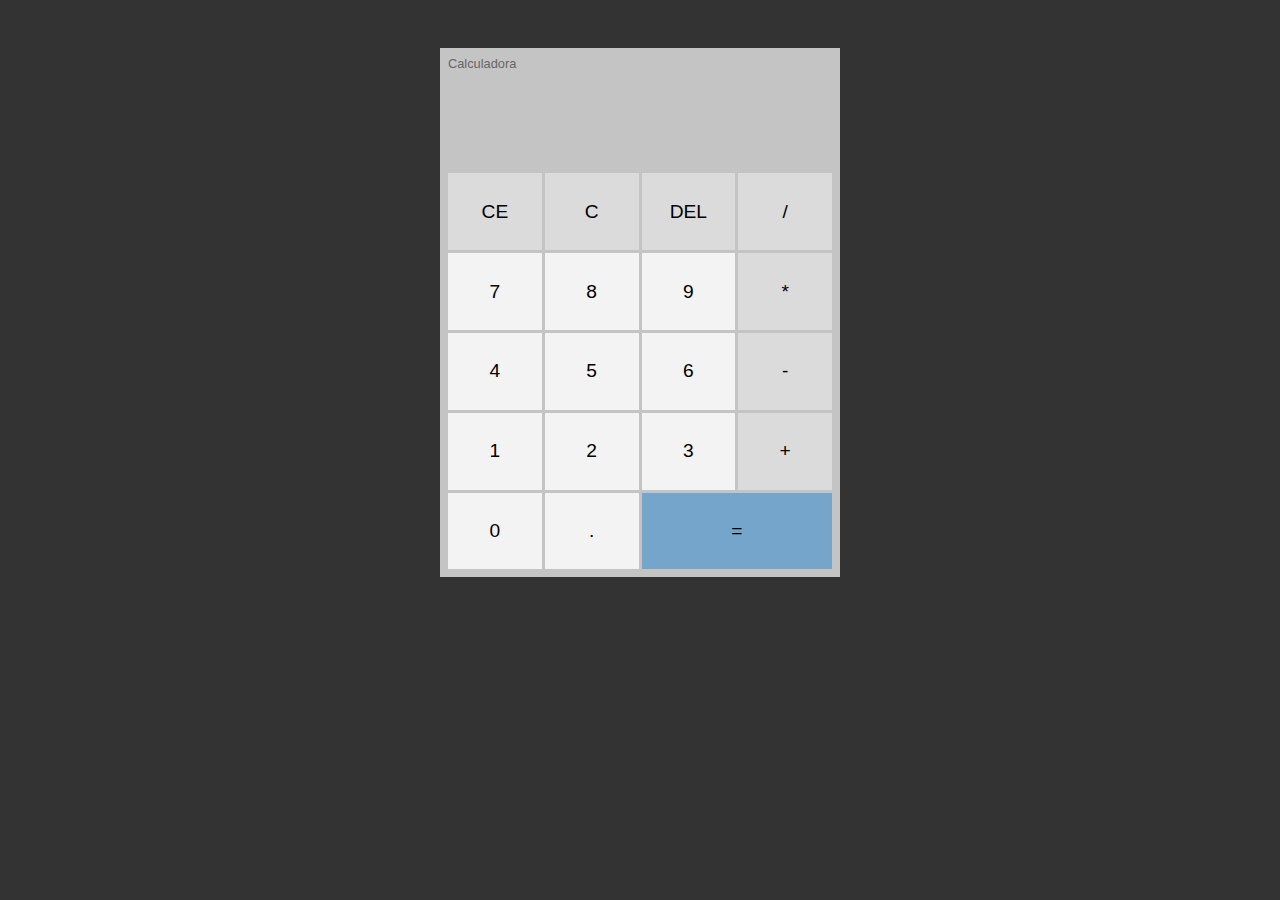
<file: Calculadora/index.html>
<!DOCTYPE html>
<html lang="pt-BR">

<head>
    <meta charset="UTF-8">
    <meta http-equiv="X-UA-Compatible" content="IE=edge">
    <meta name="viewport" content="width=device-width, initial-scale=1.0">
    <title>JS Calc</title>
    <link rel="stylesheet" href="css/styles.css" />
    <script src="js/scripts.js" defer></script>
</head>

<body>
    <div id="calc">
        <h3>Calculadora</h3>
        <div id="operations">
            <div id="previous-operation"></div>
            <div id="current-operation"></div>
        </div>
        <div id="buttons-container">
            <button>CE</button>
            <button>C</button>
            <button>DEL</button>
            <button>/</button>
            <button class="number">7</button>
            <button class="number">8</button>
            <button class="number">9</button>
            <button>*</button>
            <button class="number">4</button>
            <button class="number">5</button>
            <button class="number">6</button>
            <button>-</button>
            <button class="number">1</button>
            <button class="number">2</button>
            <button class="number">3</button>
            <button>+</button>
            <button class="number">0</button>
            <button class="number">.</button>
            <button id="equal-btn">=</button>
        </div>
    </div>
</body>
</html>
</file>
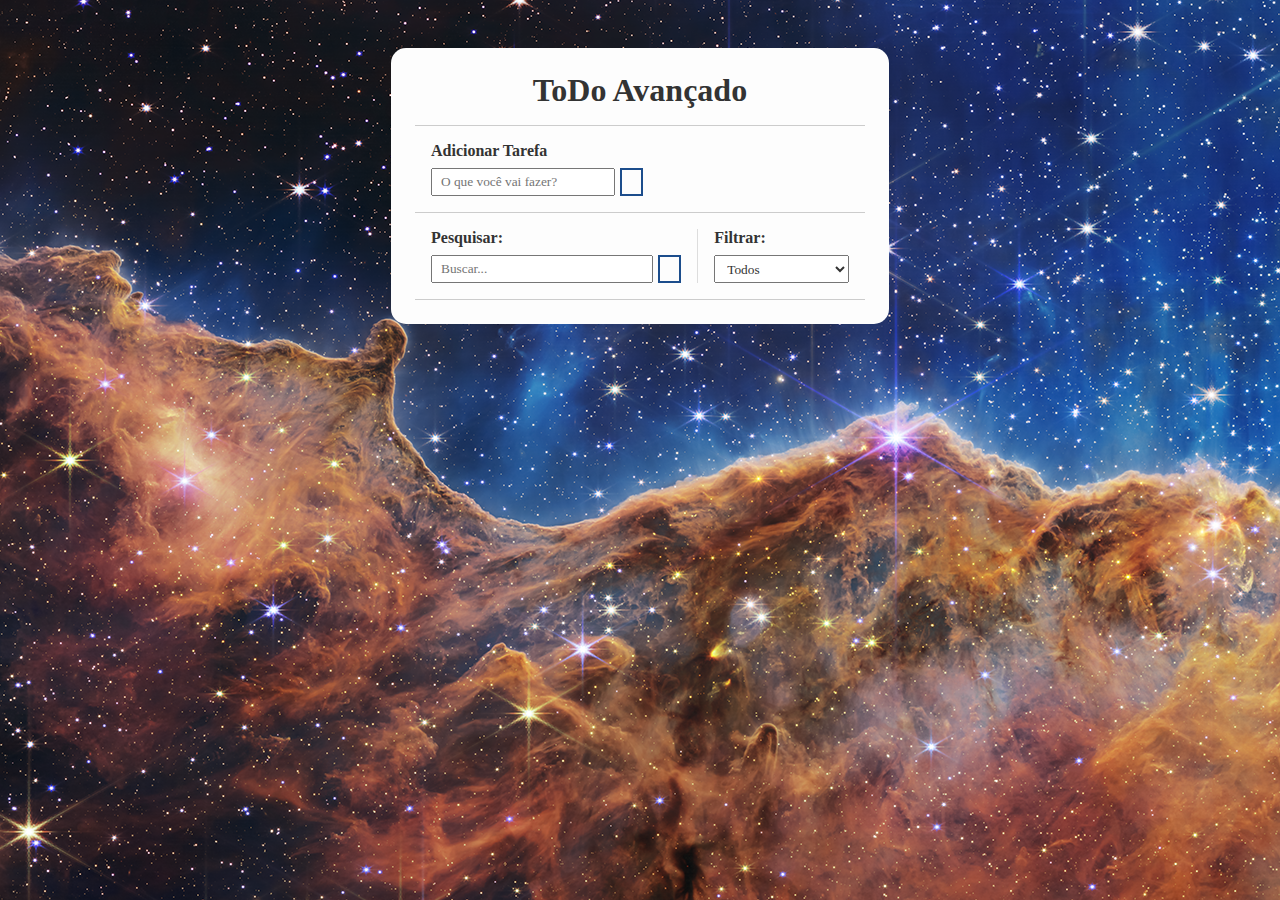
<file: ToDo/index.html>
<!DOCTYPE html>
<html lang="pt-br">

<head>
    <meta charset="UTF-8">
    <meta http-equiv="X-UA-Compatible" content="IE=edge">
    <meta name="viewport" content="width=device-width, initial-scale=1.0">
    <title>ToDo List</title>
    <link rel="stylesheet" href="./css/style.css">
    <link rel="shortcut icon" href="./img/favicon.ico" type="image/x-icon">
    <link rel="stylesheet" href="https://cdnjs.cloudflare.com/ajax/libs/font-awesome/6.1.2/css/all.min.css"
        integrity="sha512-1sCRPdkRXhBV2PBLUdRb4tMg1w2YPf37qatUFeS7zlBy7jJI8Lf4VHwWfZZfpXtYSLy85pkm9GaYVYMfw5BC1A=="
        crossorigin="anonymous" referrerpolicy="no-referrer" />
    <script src="./js/script.js" defer></script>
</head>

<body>

    <div class="todo-container">
        <header>
            <h1>ToDo Avançado</h1>
        </header>
        <form id="todo-form">
            <p>Adicionar Tarefa</p>
            <div class="form-control">
                <input type="text" id="todo-input" placeholder="O que você vai fazer?" />
                <button type="submit">
                    <i class="fa-thin fa-plus"></i>
                </button>
            </div>
        </form>
        <form id="edit-form" class="hide">
            <p>Editar Tarefa</p>
            <div class="form-control">
                <input type="text" id="edit-input" />
                <button type="submit">
                    <i class="fa-solid fa-check-double"></i>
                </button>
            </div>
            <button id="cancel-edit-btn">Cancelar</button>
        </form>
        <div id="toolbar">
            <div id="search">
                <h4>Pesquisar:</h4>
                <form>
                    <input type="text" id="search-input" placeholder="Buscar..." />
                    <button id="erase-button">
                        <i class="fa-solid fa-delete-left"></i>
                    </button>
                </form>
            </div>
            <div id="filter">
                <h4>Filtrar:</h4>
                <select id="filter-select">
                    <option value="all">Todos</option>
                    <option value="done">Feitos</option>
                    <option value="todo">A fazer</option>
                </select>
            </div>
        </div>
        <div id="todo-list">
            <!-- <div class="todo">
                <h3>teste</h3>
                <button class="finish-todo">
                    <i class="fa-solid fa-check"></i>
                </button>
                <button class="edit-todo">
                    <i class="fa-solid fa-pen"></i>
                </button>
                <button class="remove-todo">
                    <i class="fa-solid fa-xmark"></i>
                </button>
            </div> -->
        </div>
    </div>

</body>

</html>
</file>
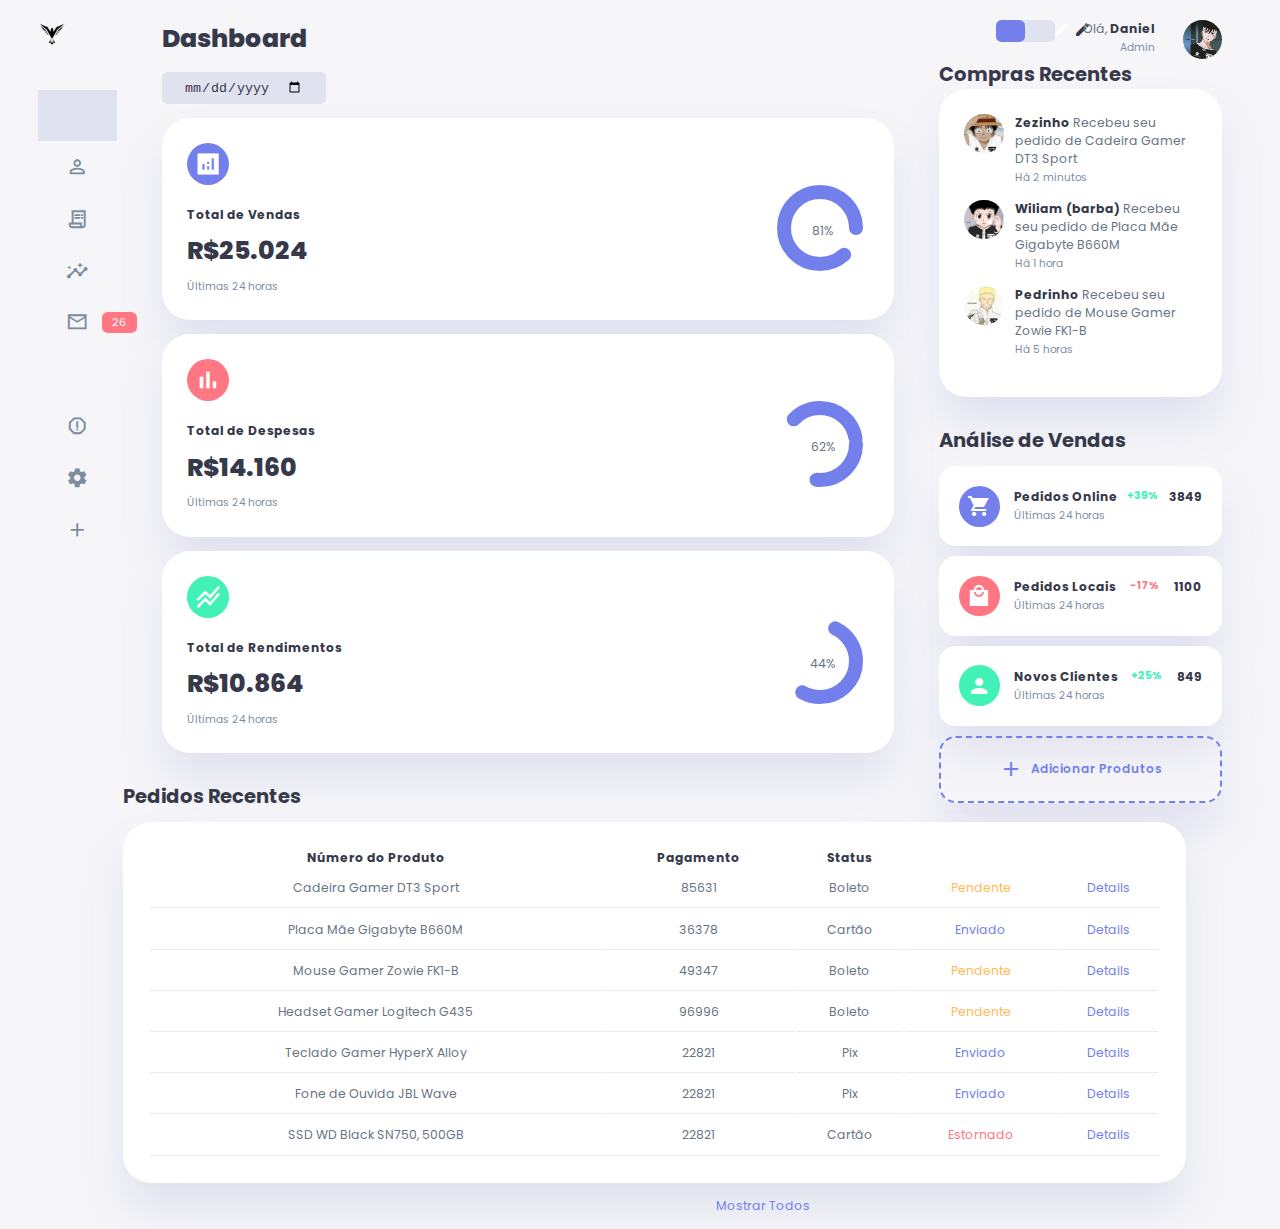
<file: DesenvolvimentoWeb/DashboardResponsivoWithDarkMode/index.html>
<!DOCTYPE html>
<html lang="pt-br">

<head>
    <meta charset="UTF-8">
    <meta http-equiv="X-UA-Compatible" content="IE=edge">
    <meta name="viewport" content="width=device-width, initial-scale=1.0">
    <title>FNX - Dasboard</title>
    <link rel="shortcut icon" href="img/logo.png" type="image/x-icon">
    <link rel="stylesheet" href="css/style.css">
    <link href="https://fonts.googleapis.com/icon?family=Material+Icons+Sharp" rel="stylesheet">
</head>

<body>
    <div class="container">
        <aside>
            <div class="top">
                <div class="logo">
                    <img src="img/logo.png" alt="Logo">
                    <h2>FE<span class="danger">NIX</span></h2>
                    <div class="close" id="close-btn">
                        <span class="material-icons-sharp">close</span>
                    </div>
                </div>
            </div>
            <div class="sidebar">
                <a href="#" class="active">
                    <span class="material-icons-sharp">grid_view</span>
                    <h3>Dashboard</h3>
                </a>
                <a href="#">
                    <span class="material-icons-sharp">person_outline</span>
                    <h3>Clientes</h3>
                </a>
                <a href="#">
                    <span class="material-icons-sharp">receipt_long</span>
                    <h3>Pedidos</h3>
                </a>
                <a href="#">
                    <span class="material-icons-sharp">insights</span>
                    <h3>Relatório</h3>
                </a>
                <a href="#">
                    <span class="material-icons-sharp">mail_outline</span>
                    <h3>Mensagens</h3>
                    <span class="message-count">26</span>
                </a>
                <a href="#">
                    <span class="material-icons-sharp">inventory</span>
                    <h3>Produtos</h3>
                </a>
                <a href="#">
                    <span class="material-icons-sharp">report_gmailerrorred</span>
                    <h3>Reportar</h3>
                </a>
                <a href="#">
                    <span class="material-icons-sharp">settings</span>
                    <h3>Configurações</h3>
                </a>
                <a href="#">
                    <span class="material-icons-sharp">add</span>
                    <h3>Adicionar Produto</h3>
                </a>
                <a href="#">
                    <span class="material-icons-sharp">logout</span>
                    <h3>Sair</h3>
                </a>
            </div>
        </aside>
        <main>
            <h1>Dashboard</h1>
            <div class="date">
                <input type="date">
            </div>
            <div class="insights">
                <div class="sales">
                    <span class="material-icons-sharp">analytics</span>
                    <div class="middle">
                        <div class="left">
                            <h3>Total de Vendas</h3>
                            <h1>R$25.024</h1>
                        </div>
                        <div class="progress">
                            <svg>
                                <circle cx='38' cy='38' r='36'></circle>
                            </svg>
                            <div class="number">
                                <p>81%</p>
                            </div>
                        </div>
                    </div>
                    <small class="text-muted">Últimas 24 horas</small>
                </div>
                <div class="expenses">
                    <span class="material-icons-sharp">bar_chart</span>
                    <div class="middle">
                        <div class="left">
                            <h3>Total de Despesas</h3>
                            <h1>R$14.160</h1>
                        </div>
                        <div class="progress">
                            <svg>
                                <circle cx='38' cy='38' r='36'></circle>
                            </svg>
                            <div class="number">
                                <p>62%</p>
                            </div>
                        </div>
                    </div>
                    <small class="text-muted">Últimas 24 horas</small>
                </div>
                <div class="income">
                    <span class="material-icons-sharp">stacked_line_chart</span>
                    <div class="middle">
                        <div class="left">
                            <h3>Total de Rendimentos</h3>
                            <h1>R$10.864</h1>
                        </div>
                        <div class="progress">
                            <svg>
                                <circle cx='38' cy='38' r='36'></circle>
                            </svg>
                            <div class="number">
                                <p>44%</p>
                            </div>
                        </div>
                    </div>
                    <small class="text-muted">Últimas 24 horas</small>
                </div>
            </div>
            <div class="recent-orders">
                <h2>Pedidos Recentes</h2>
                <table>
                    <thead>
                        <tr>
                            <th>Nome do Produto</th>
                            <th>Número do Produto</th>
                            <th>Pagamento</th>
                            <th>Status</th>
                            <th></th>
                        </tr>
                    </thead>
                    <tbody>
                </table>
                <a href="#">Mostrar Todos</a>
            </div>
        </main>
        <div class="right">
            <div class="top">
                <button id="menu-btn">
                    <span class="material-icons-sharp">menu</span>
                </button>
                <div class="theme-toggler">
                    <span class="material-icons-sharp active">light_mode</span>
                    <span class="material-icons-sharp">dark_mode</span>
                </div>
                <div class="profile">
                    <div class="info">
                        <p>Olá, <b>Daniel</b></p>
                        <small class="text-muted">Admin</small>
                    </div>
                    <div class="profile-photo">
                        <img src="img/profile_1.jpg">
                    </div>
                </div>
            </div>
            <div class="recent-update">
                <h2>Compras Recentes</h2>
                <div class="updates">
                    <div class="update">
                        <div class="profile-photo">
                            <img src="img/profile_2.jpg">
                        </div>
                        <div class="message">
                            <p><b>Zezinho</b> Recebeu seu pedido de Cadeira Gamer DT3 Sport</p>
                            <small class="text-muted">Há 2 minutos</small>
                        </div>
                    </div>
                    <div class="update">
                        <div class="profile-photo">
                            <img src="img/profile_3.jpg">
                        </div>
                        <div class="message">
                            <p><b>Wiliam (barba)</b> Recebeu seu pedido de Placa Mãe Gigabyte B660M</p>
                            <small class="text-muted">Há 1 hora</small>
                        </div>
                    </div>
                    <div class="update">
                        <div class="profile-photo">
                            <img src="img/profile_4.jpg">
                        </div>
                        <div class="message">
                            <p><b>Pedrinho</b> Recebeu seu pedido de Mouse Gamer Zowie FK1-B</p>
                            <small class="text-muted">Há 5 horas</small>
                        </div>
                    </div>
                </div>
            </div>
            <div class="sales-analytics">
                <h2>Análise de Vendas</h2>
                <div class="item online">
                    <div class="icon">
                        <span class="material-icons-sharp">shopping_cart</span>
                    </div>
                    <div class="right">
                        <div class="info">
                            <h3>Pedidos Online</h3>
                            <small class="text-muted">Últimas 24 horas</small>
                        </div>
                        <h5 class="success">+39%</h5>
                        <h3>3849</h3>
                    </div>
                </div>
                <div class="item offline">
                    <div class="icon">
                        <span class="material-icons-sharp">local_mall</span>
                    </div>
                    <div class="right">
                        <div class="info">
                            <h3>Pedidos Locais</h3>
                            <small class="text-muted">Últimas 24 horas</small>
                        </div>
                        <h5 class="danger">-17%</h5>
                        <h3>1100</h3>
                    </div>
                </div>
                <div class="item customers">
                    <div class="icon">
                        <span class="material-icons-sharp">person</span>
                    </div>
                    <div class="right">
                        <div class="info">
                            <h3>Novos Clientes</h3>
                            <small class="text-muted">Últimas 24 horas</small>
                        </div>
                        <h5 class="success">+25%</h5>
                        <h3>849</h3>
                    </div>
                </div>
                <div class="item add-product">
                    <div>
                        <span class="material-icons-sharp">add</span>
                        <h3>Adicionar Produtos</h3>
                    </div>
                </div>
            </div>
        </div>
    </div>

    <script src="js/orders.js"></script>
    <script src="js/index.js"></script>
</body>

</html>
</file>
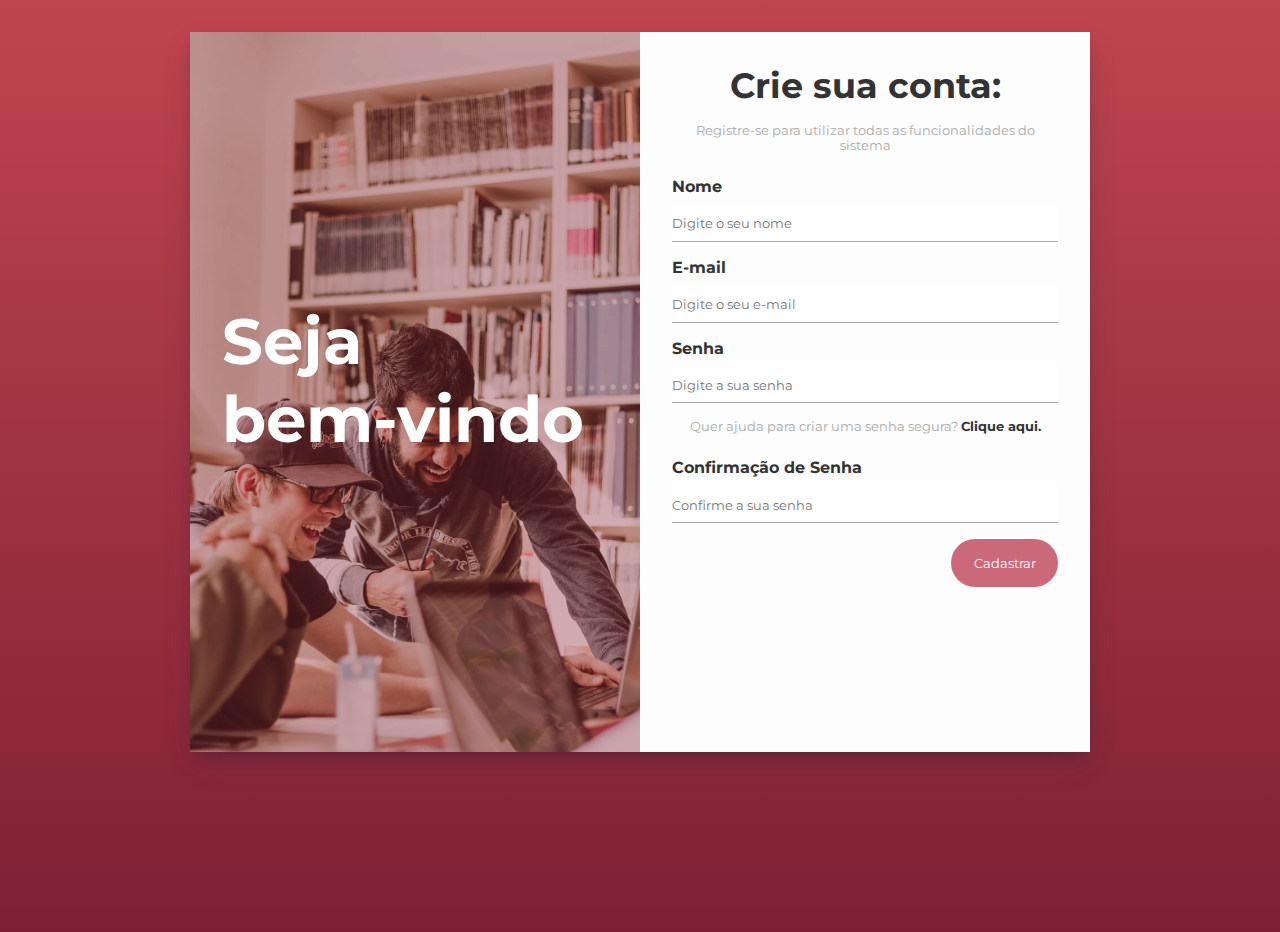
<file: DesenvolvimentoWeb/GeraCadastroComGeraSenha/index.html>
<!DOCTYPE html>
<html lang="pt-br">

<head>
    <meta charset="UTF-8">
    <meta http-equiv="X-UA-Compatible" content="IE=edge">
    <meta name="viewport" content="width=device-width, initial-scale=1.0">
    <title>Gerador de Senha</title>
    <link rel="preconnect" href="https://fonts.googleapis.com" />
    <link rel="preconnect" href="https://fonts.gstatic.com" crossorigin />
    <link href="https://fonts.googleapis.com/css2?family=Montserrat:ital,wght@0,100;0,200;0,300;0,400;0,500;0,600;0,700;0,800;0,900;1,100;1,200;1,300;1,400;1,500;1,600;1,700;1,800;1,900&family=Quicksand:wght@300;400;500;600;700&family=Roboto:ital,wght@0,100;0,300;0,400;0,500;0,700;0,900;1,100;1,300;1,400;1,500;1,700;1,900&display=swap" rel="stylesheet" />
    <link rel="shortcut icon" href="img/favicon.ico" type="image/x-icon">
    <link rel="stylesheet" href="css/style.css">
    <script src="js/script.js" defer></script>
</head>

<body>
    <div id="register-container">
        <div id="register-banner">
            <div id="banner-layer">
                <h1>Seja bem-vindo</h1>
            </div>
        </div>
        <div id="register-form">
            <h2>Crie sua conta:</h2>
            <p>Registre-se para utilizar todas as funcionalidades do sistema</p>
            <div class="form-control">
                <label for="name">Nome</label>
                <input type="text" name="name" id="name" placeholder="Digite o seu nome" />
            </div>
            <div class="form-control">
                <label for="email">E-mail</label>
                <input type="text" type="email" id="email" placeholder="Digite o seu e-mail" />
            </div>
            <div class="form-control">
                <label for="password">Senha</label>
                <input type="text" type="password" id="password" placeholder="Digite a sua senha" />
            </div>
            <p>
                Quer ajuda para criar uma senha segura?
                <span id="open-generate-password">Clique aqui.</span>
            </p>
            <div id="generate-options" class="hide">
                <p>Selecione as opções que você deseja</p>
                <div class="form-control">
                    <label for="length">Quantidade de caracteres:</label>
                    <input type="text" id="length" name="length" value="8" />
                </div>
                <div class="form-control">
                    <label for="letters">Letras:</label>
                    <input type="checkbox" id="letters" name="letters" checked />
                </div>
                <div class="form-control">
                    <label for="numbers">Números:</label>
                    <input type="checkbox" id="numbers" name="numbers" checked />
                </div>
                <div class="form-control">
                    <label for="symbols">Símbolos:</label>
                    <input type="checkbox" id="symbols" name="symbols" checked />
                </div>
                <button id="generate-password">Criar senha</button>
            </div>
            <div id="generated-password">
                <p>Aqui está a sua senha:</p>
                <h4></h4>
                <button id="copy-password">Copiar</button>
            </div>
            <div class="form-control">
                <label for="confirmpassword">Confirmação de Senha</label>
                <input type="text" type="confirmpassword" id="confirmpassword" placeholder="Confirme a sua senha" />
            </div>
            <input type="submit" value="Cadastrar" />
        </div>
    </div>
</body>

</html>
</file>
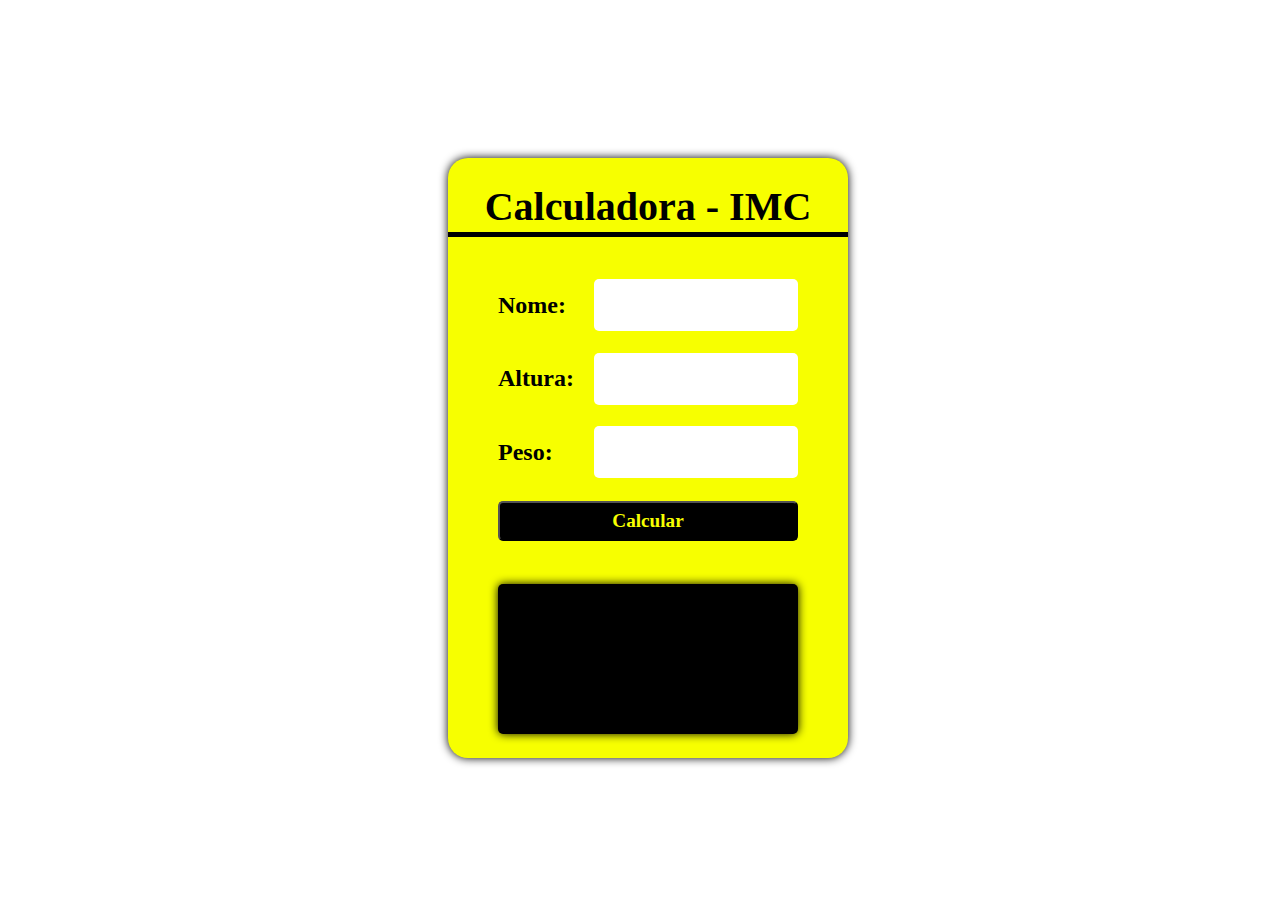
<file: ProjetosPockets/00-imc/index.html>
<!DOCTYPE html>
<html lang="pt-br">
<head>
    <meta charset="UTF-8">
    <meta name="viewport" content="width=device-width, initial-scale=1.0">
    <title>IMC</title>
    <link rel="stylesheet" href="style.css">
</head>
<body>
<main>
    <div class="container">
        <div class="title"> Calculadora - IMC </div>
        <div class="input">
            <label>Nome:</label>
            <input type="text" id='nome'>
        </div>
        <div class="input">
            <label>Altura:</label>
            <input type="number" id='altura'>
        </div>
        <div class="input">
            <label>Peso:</label>
            <input type="number" id='peso'>
        </div>
        <button id='calcular'>Calcular</button>

        <div class="result" id='resultado'></div>
    </div>
</main>
<script src="./imc.js"></script>
</body>
</html>
</file>
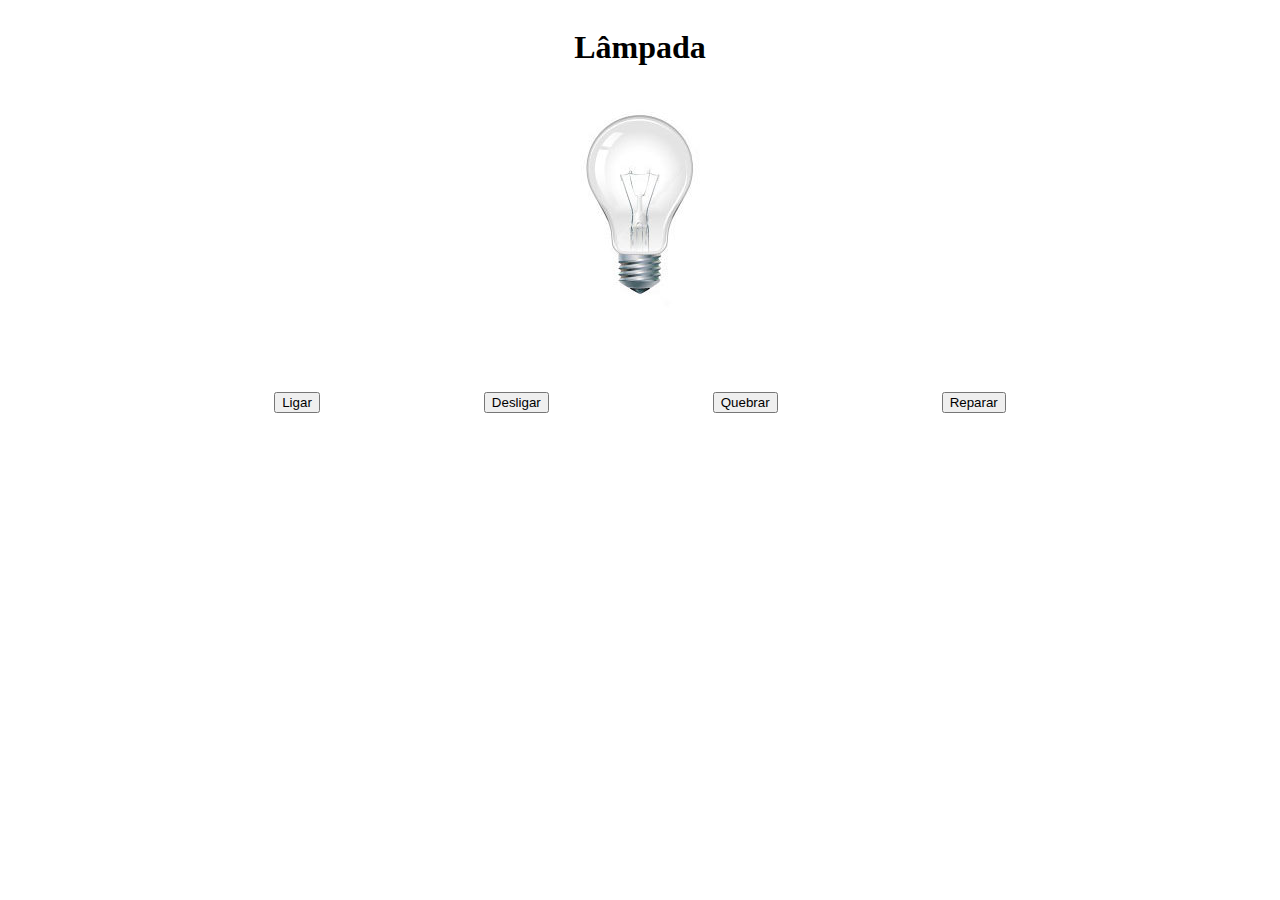
<file: ProjetosPockets/01-lamp/index.html>
<!DOCTYPE html>
<html lang="pt-br">
<head>
    <meta charset="UTF-8">
    <meta name="viewport" content="width=device-width, initial-scale=1.0">
    <link rel="stylesheet" href="style.css">
    <title>Lâmpada</title>
</head>
<body>
<header>
    <h1>Lâmpada</h1>
</header>
<main>
    <div>
        <img src="./img/desligada.jpg" alt="Lâmpada" id='lamp'>
    </div>
    <div>
        <button id='turnOn'>Ligar</button>
        <button id='turnOff'>Desligar</button>
        <button id='break'>Quebrar</button>
        <button id='repair'>Reparar</button>
    </div>
</main>
<script src="./lampada.js"></script>
</body>
</html>
</file>
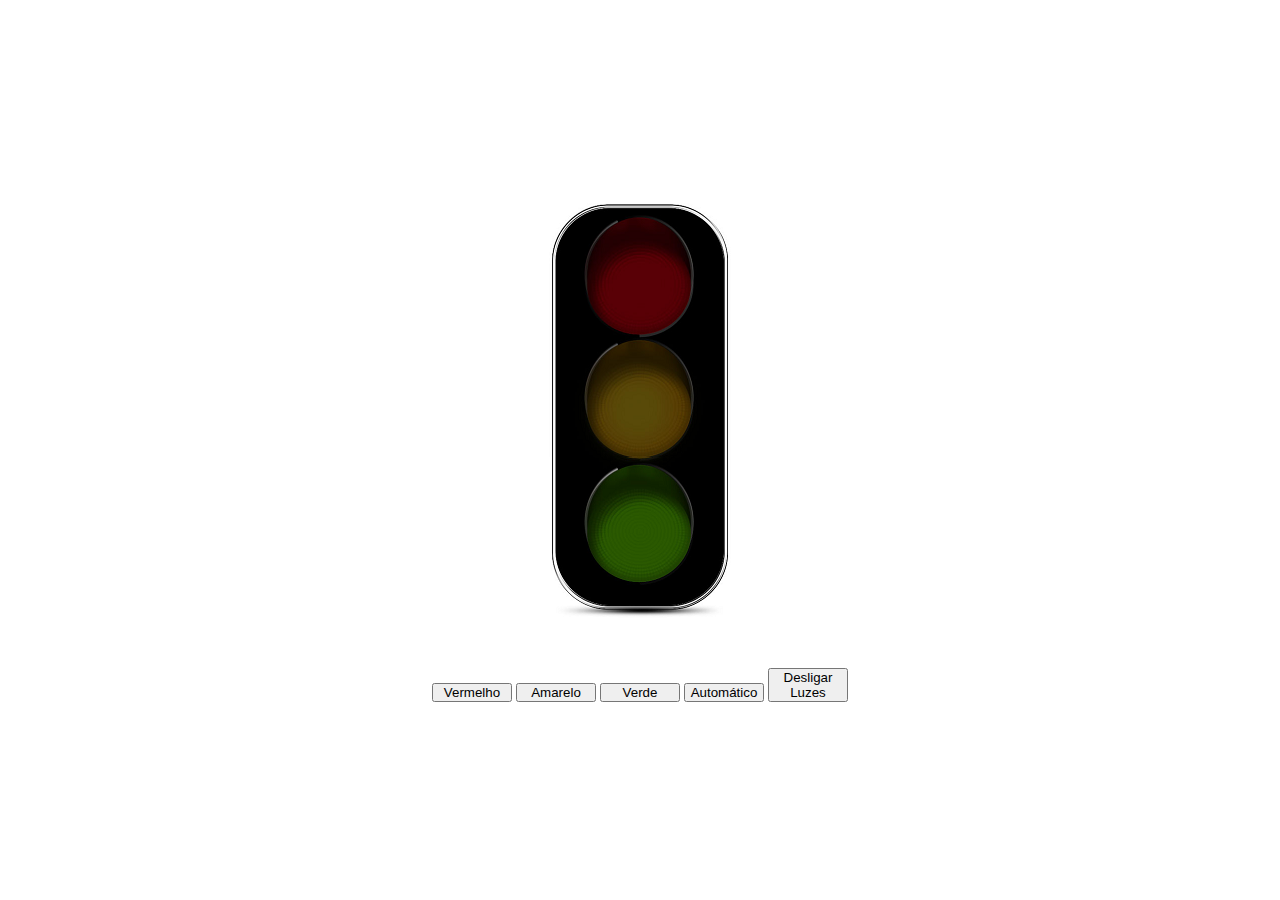
<file: ProjetosPockets/02-semaforo/index.html>
<!DOCTYPE html>
<html lang="pt-br">
<head>
    <meta charset="UTF-8">
    <meta name="viewport" content="width=device-width, initial-scale=1.0">
    <title>Semáforo</title>
    <link rel="stylesheet" href="style.css">
</head>
<body>
    <main>
        <div>
            <img src="./img/desligado.png" id='img' >
        </div>
        <div id='buttons'>
            <button id='red' class="button" >Vermelho</button>
            <button id='yellow' class="button" >Amarelo</button>
            <button id='green' class="button" >Verde</button>
            <button name='teste' id='automatic' class="button" >Automático</button>
            <button id='turnOffLights' class="button">Desligar Luzes</button>
        </div>
    </main>

    <script src="./semaforo.js"></script>
</body>
</html>
</file>
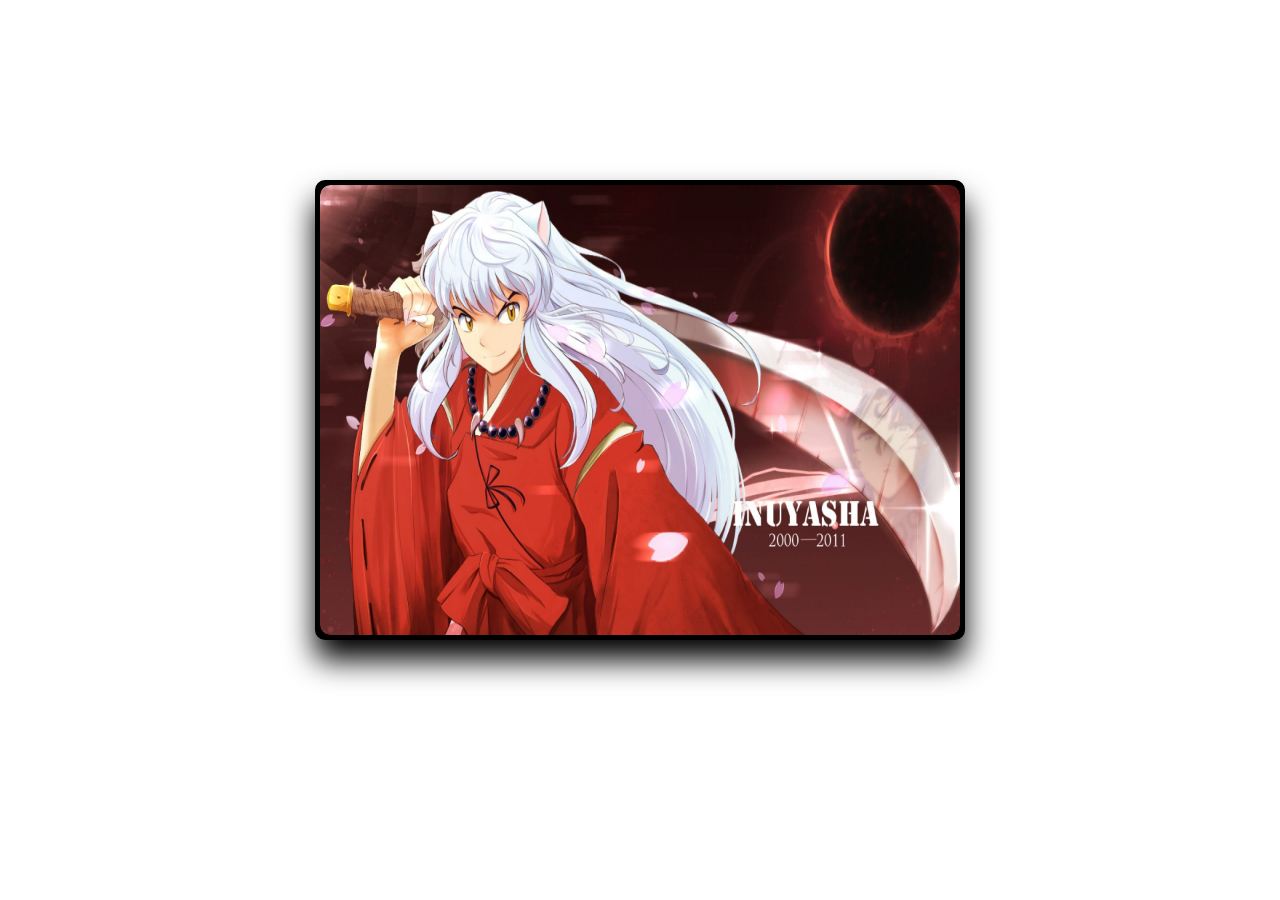
<file: ProjetosPockets/03-slideshow/index.html>
<!DOCTYPE html>
<html lang="pt-br">
<head>
    <meta charset="UTF-8">
    <meta name="viewport" content="width=device-width, initial-scale=1.0">
    <title>SLIDESHOW</title>
    <link rel="stylesheet" href="style.css">
</head>
<body>
    <div class="container-slide">
        <div class="action-button" id="previous">&laquo</div>
        <div class="container-items" id="container-items"></div>
        <div class="action-button" id="next">&raquo</div>
    </div>
    <script src="./slideShow.js"></script>
</body>
</html>
</file>
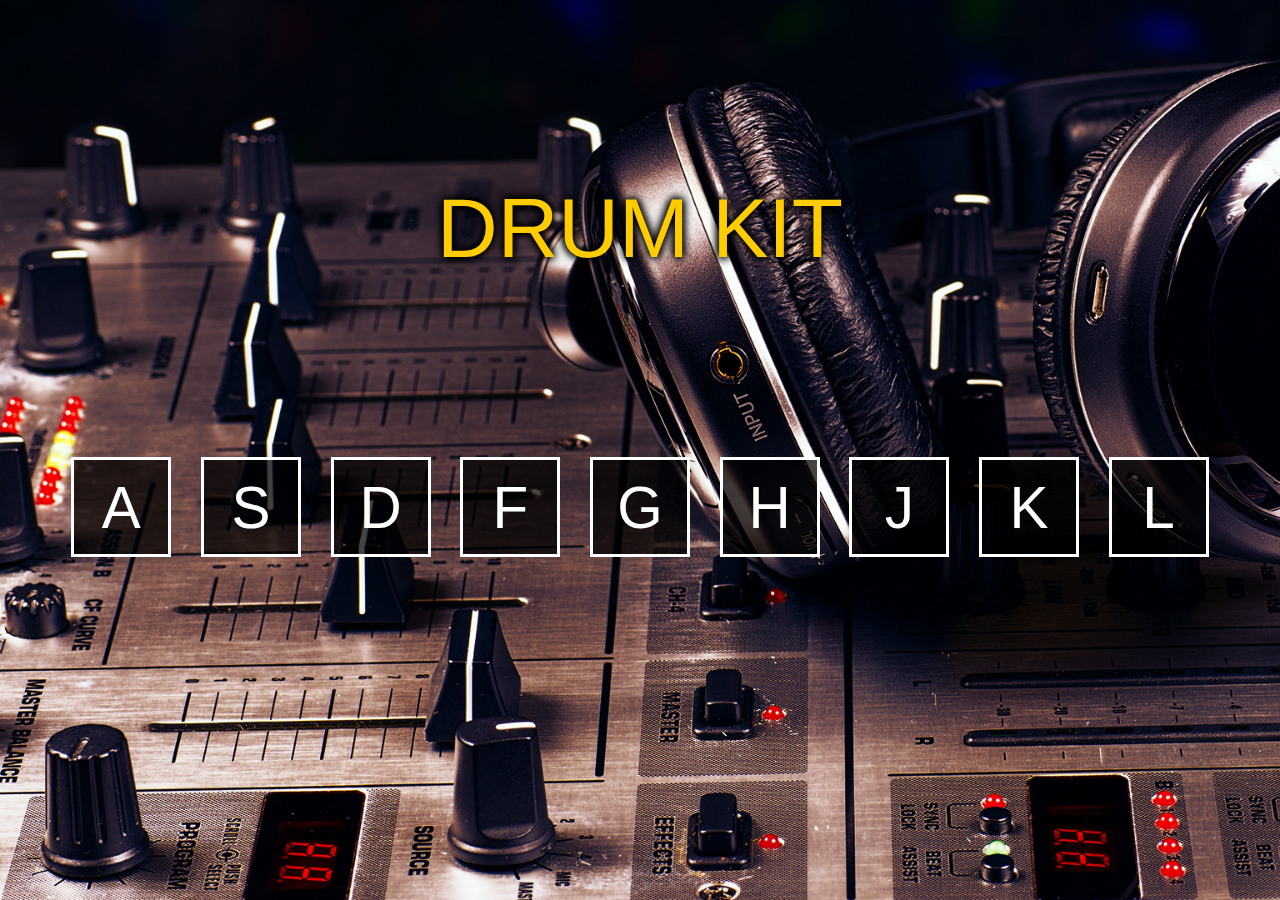
<file: ProjetosPockets/04-DRUM-KIT/index.html>
<!DOCTYPE html>
<html lang="pt-br">
    <head>
        <meta charset="UTF-8">
        <meta name="viewport" content="width=device-width, initial-scale=1.0">
        <link rel="stylesheet" href="style.css">
        <title>DRUM KIT</title>
    </head>
    <body>
        <main>
            <diV class="title">DRUM KIT</div> 
            <div class="container" id="container">
            </div>
            <script src="./index.js"></script>
        </main>
    </body>
</html>
</file>
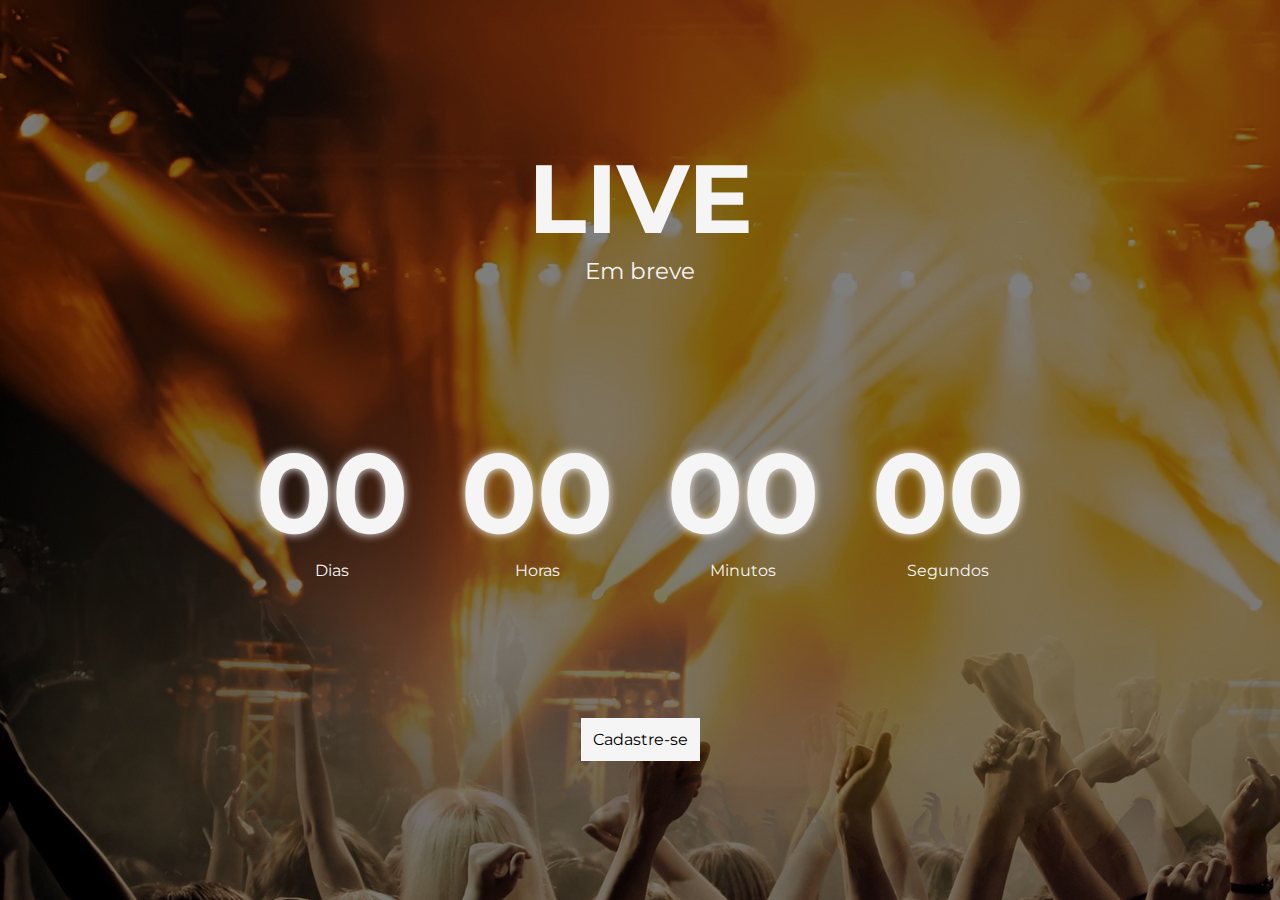
<file: ProjetosPockets/05-countdown/index.html>
<!DOCTYPE html>
<html lang="pt-br">
<head>
    <meta charset="UTF-8">
    <meta name="viewport" content="width=device-width, initial-scale=1.0">
    <link rel="stylesheet" href="style.css">
    <link href="https://fonts.googleapis.com/css2?family=Montserrat:wght@700&display=swap" rel="stylesheet">
    <title>Count Down</title>
</head>
<body>
    <div class="container">
        <div class='title'>
            <h1>LIVE</h1>
            <p>Em breve</p>
        </div>

        <div class="countdown">
            <div >
                <h1 id="dias">00</h1>
                <p>Dias</p>
            </div>
            <div>
                <h1 id="horas">00</h1>
                <p>Horas</p>
            </div>
            <div>
                <h1  id="minutos">00</h1>
                <p>Minutos</p>
            </div>
            <div>
                <h1 id="segundos">00</h1>
                <p>Segundos</p>
            </div>
        </div>

        <div class='button'>
            <p>Cadastre-se</p>
        </div>
    </div>

    <script src="./main.js"></script>
</body>
</html>
</file>
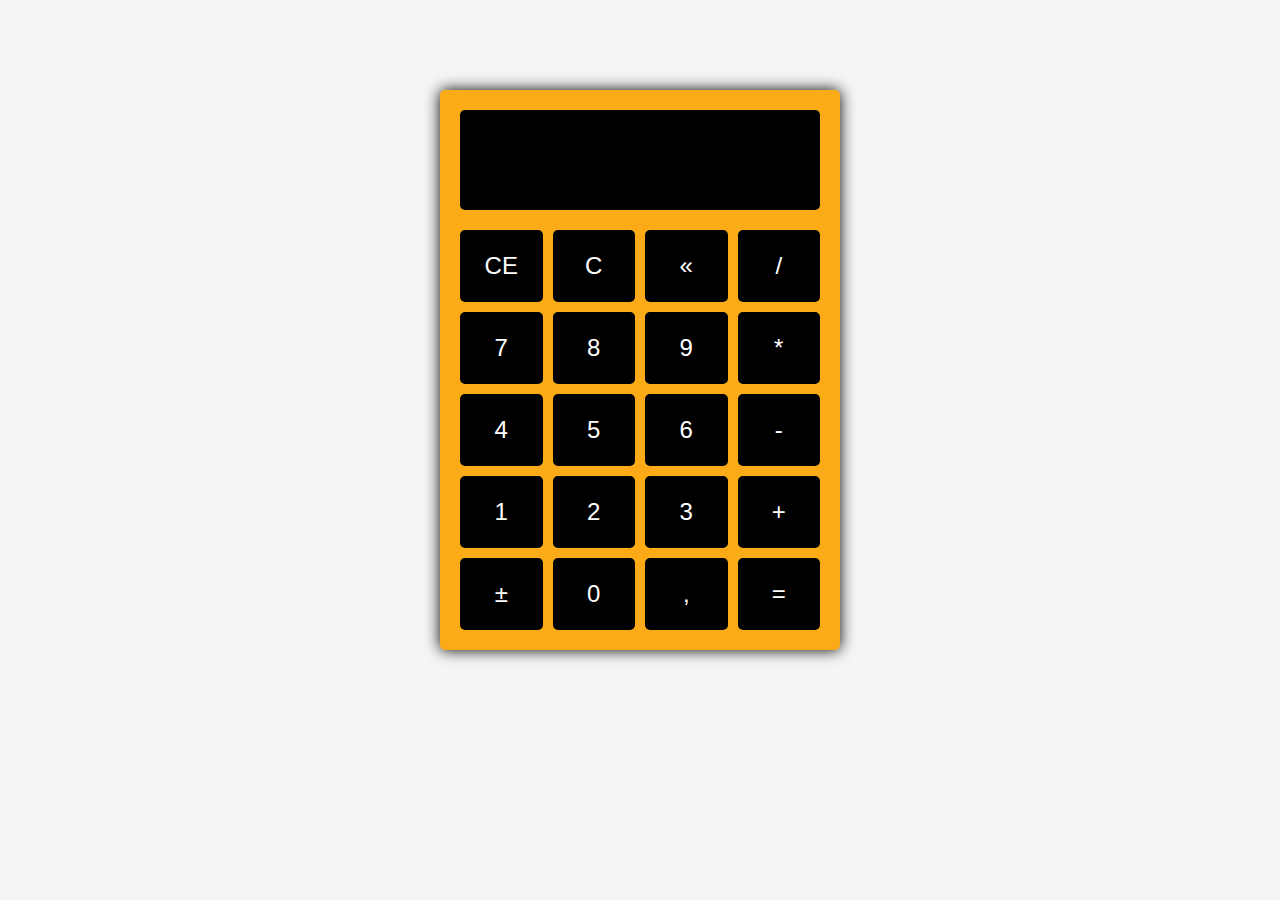
<file: ProjetosPockets/06-Calculadora/index.html>
<!DOCTYPE html>
<html lang="en">
<head>
    <meta charset="UTF-8">
    <meta name="viewport" content="width=device-width, initial-scale=1.0">
    <link rel="stylesheet" href="style.css">
    <title>calculadora</title>
</head>
<body>
    <div class="calculator">
        <div class="display" id="display"></div>
        <div class="calculator-buttons">
            <button id="limparDisplay">CE</button>
            <button id="limparCalculo">C</button>
            <button id="backspace">«</button>
            <button id="operadorDividir">/</button>
            <button id="tecla7">7</button>
            <button id="tecla8">8</button>
            <button id="tecla9">9</button>
            <button id="operadorMultiplicar">*</button>
            <button id="tecla4">4</button>
            <button id="tecla5">5</button>
            <button id="tecla6">6</button>
            <button id="operadorSubtrair">-</button>
            <button id="tecla1">1</button>
            <button id="tecla2">2</button>
            <button id="tecla3">3</button>
            <button id="operadorAdicionar">+</button>
            <button id="inverter">±</button>
            <button id="tecla0">0</button>
            <button id="decimal">,</button>
            <button id="igual">=</button>
        </div>
    </div>
    <script src="calculadora.js"></script>
</body>
</html>
</file>
<file: Calculadora/css/styles.css>
* {
    margin: 0;
    padding: 0;
    box-sizing: border-box;
    font-family: Helvetica;
  }
  
  body {
    background-color: #333;
    display: flex;
    align-items: center;
    justify-content: center;
    padding: 3em;
  }
  
  #calc {
    width: 400px;
    padding: 0.5em;
    background-color: #c4c4c4;
    color: #000;
    display: flex;
    flex-direction: column;
  }
  
  #calc h3 {
    font-size: 0.8em;
    font-weight: 300;
    color: #666;
  }
  
  #operations {
    text-align: right;
  }
  
  #previous-operation {
    color: #777;
    padding: 0.2em;
    overflow-wrap: break-word;
    min-height: 1.6em;
  }
  
  #current-operation {
    min-height: 1.6em;
    font-size: 3em;
    font-weight: 700;
    padding: 0.2em;
    overflow-wrap: break-word;
  }
  
  #buttons-container {
    display: grid;
    grid-template-columns: 1fr 1fr 1fr 1fr;
    gap: 3px;
  }
  
  #buttons-container button {
    border: 1px solid transparent;
    border-radius: 0;
    height: 4em;
    font-size: 1.2em;
    background-color: #dbdbdb;
    cursor: pointer;
  }
  
  #buttons-container .number {
    background-color: #f3f3f3;
  }
  
  #buttons-container button:hover {
    background-color: #bababa;
    border-color: #999;
  }
  
  #buttons-container #equal-btn {
    grid-column: span 2;
    background-color: #75a5cb;
  }
  
  #buttons-container #equal-btn:hover {
    grid-column: span 2;
    background-color: #3a91d8;
  }
</file>
<file: ToDo/css/style.css>
/* Geral */

* {
    padding: 0;
    margin: 0;
    font-family: Verdana;
    color: #333;
}

body {
    background-image: url(../img/background.png);
}

button {
    background-color: #fdfdfd;
    color: #1C4D8C;
    border: 2px solid #1C4D8C;
    padding: 0.3rem 0.6rem;
    font-size: 1rem;
    cursor: pointer;
    display: flex;
    justify-content: center;
    align-items: center;
    transition: 0.4s;
}

button:hover {
    background-color: #1C4D8C;
}

button:hover > i {
    color: #fff;
}

button i {
    pointer-events: none;
    color: #1C4D8C;
    font-weight: bold;
}

input, select {
    padding: 0.25rem 0.5rem;
}

.hide {
    display: none;
}

/* ToDo Header */
.todo-container {
    max-width: 450px;
    margin: 3rem auto 0;
    background-color: #fdfdfd;
    padding: 1.5rem;
    border-radius: 15px;
}

.todo-container header {
    text-align: center;
    padding: 0 1rem 1rem;
    border-bottom: 1px solid #ccc;
}

/* ToDo Form */
#todo-form, #edit-form {
    padding: 1rem;
    border-bottom: 1px solid #ccc;
}

#todo-form p, #edit-form p {
    margin-bottom: 0.5rem;
    font-weight: bold;
}

.form-control {
    display: flex;
}

.form-control input {
    margin-right: 0.3rem;
}

#cancel-edit-btn {
    margin-top: 1rem;
    color: #444;
}

/* ToDo Tollbar */
#toolbar {
    padding: 1rem;
    border-bottom: 1px solid #ccc;
    display: flex;
}

#toolbar h4 {
    margin-bottom: 0.5rem;
}

#search {
    border-right: 1px solid #ddd;
    padding-right: 1rem;
    margin-right: 1rem;
    width: 65%;
    display: flex;
    flex-direction: column;
}

#search form {
    display: flex;
}

#search input {
    width: 100%;
    margin-right: 0.3rem;
}

#filter {
    width: 35%;
    display: flex;
    flex-direction: column;
}

#filter select {
    flex: 1;
}

/* ToDo List */
.todo {
    display: flex;
    justify-content: space-around;
    align-items: center;
    padding: 1rem 1rem;
    border-bottom: 1px solid #ddd;
    transition: 0.3s;
}

.todo h3 {
    flex: 1;
    font-size: 0.9rem;
}

.todo buttun {
    margin-left: 0.4rem;
}

.done {
    background: #BF784E;
}

.done h3 {
    color: #fff;
    text-decoration: line-through;
    font-style: italic;
}
</file>
<file: DesenvolvimentoWeb/DashboardResponsivoWithDarkMode/css/style.css>
@import url('https://fonts.googleapis.com/css2?family=Poppins:wght@300;400;500;600;700;800&display=swap');

/* Variáveis Root */
:root {
    --color-primary: #7380ec;
    --color-danger: #ff7782;
    --color-success: #41f1b6;
    --color-warning: #ffbb55;
    --color-white: #fff;
    --color-info-dark: #7d8da1;
    --color-info-light: #dce1eb;
    --color-dark: #363949;
    --color-light: rgba(132, 139, 200, 0.18);
    --color--primary-variant: #111e88;
    --color-dark-variant: #677483;
    --color-background: #f6f6f9;

    --card-border-radius: 2rem;
    --border-radius-1: 0.4rem;
    --border-radius-2: 0.8rem;
    --border-radius-3: 1.2rem;

    --card-padding: 1.8rem;
    --padding-1: 1.2rem;

    --box-shadow: 0 2rem 3rem var(--color-light);
}

/*Váriaveis Dark Mode*/
.dark-theme-variables {
    --color-background: #181a1e;
    --color-white: #202528;
    --color-dark: #edeffd;
    --color-dark-variant: #a3dbcc;
    --color-light: rgba(0, 0, 0, 0.4);
    --box-shadow: 0 2rem 3rem var(--color-light);
}

* {
    margin: 0;
    padding: 0;
    outline: 0;
    appearance: none;
    border: 0;
    text-decoration: none;
    list-style: none;
    box-sizing: border-box;
}

html {
    font-size: 14px;
}

body {
    width: 100vw;
    height: 100vh;
    font-family: poppins, sans-serif;
    font-size: 0.88rem;
    background: var(--color-background);
    user-select: none;
    overflow-x: hidden;
    color: var(--color-dark);
}

.container {
    display: grid;
    width: 96%;
    margin: 0 auto;
    gap: 1.8rem;
    grid-template-columns: 14rem auto 23rem;
}

a {
    color: var(--color-dark);
}

img {
    display: block;
    width: 100%;
}

h1 {
    font-weight: 800;
    font-size: 1.8rem;
}

h2 {
    font-size: 1.4rem;
}

h3 {
    font-size: 0.87rem;
}

h4 {
    font-size: 0.8rem;
}

h5 {
    font-size: 0.77rem;
}

small {
    font-size: 0.75rem;
}

.profile-photo {
    width: 2.8rem;
    height: 2.8rem;
    border-radius: 50%;
    overflow: hidden;
}

.text-muted {
    color: var(--color-info-dark);
}

p {
    color: var(--color-dark-variant);
}

b {
    color: var(--color-dark);
}

.primary {
    color: var(--color-primary);
}

.danger {
    color: var(--color-danger);
}

.success {
    color: var(--color-success);
}

.warning {
    color: var(--color-warning);
}

aside {
    height: 100vh;
}

aside .top {
    display: flex;
    align-items: center;
    justify-content: space-between;
    margin-top: 1.4rem;
}

aside .logo {
    display: flex;
    gap: 0.8rem;
}

aside .logo img {
    width: 2rem;
    height: 2rem;
}

aside .close {
    display: none;
}

/*Sidebar*/
aside .sidebar {
    display: flex;
    flex-direction: column;
    height: 86vh;
    position: relative;
    top: 3rem;
}

aside h3 {
    font-weight: 500;
}

aside .sidebar a {
    display: flex;
    color: var(--color-info-dark);
    margin-left: 2rem;
    gap: 1rem;
    align-items: center;
    position: relative;
    height: 3.7rem;
    transition: all 300ms ease;
}

aside .sidebar a span {
    font-size: 1.6rem;
    transition: all 30ms ease;
}

aside .sidebar a:last-child {
    position: absolute;
    bottom: 2rem;
    width: 100%;
}

aside .sidebar a.active {
    background: var(--color-light);
    color: var(--color-primary);
    margin-left: 0;
}

aside .sidebar a.active::before {
    content: '';
    width: 6px;
    height: 100%;
    background: var(--color-primary);
}

aside .sidebar a.active span {
    color: var(--color-primary);
    margin-left: calc(1rem - 6px);
}

aside .sidebar a:hover {
    color: var(--color-primary);
}

aside .sidebar a:hover span {
    margin-left: 1rem;
}

aside .sidebar .message-count {
    background: var(--color-danger);
    color: var(--color-white);
    padding: 2px 10px;
    font-size: 11px;
    border-radius: var(--border-radius-1);
}

/*Main*/
main {
    margin-top: 1.4rem;
}

main .date {
    display: inline-block;
    background: var(--color-light);
    border-radius: var(--border-radius-1);
    margin-top: 1rem;
    padding: 0.5rem 1.6rem;
}

main .date input[type='date'] {
    background: transparent;
    color: var(--color-dark);
}

main .insights {
    display: grid;
    grid-template-columns: repeat(3, 1fr);
    gap: 1.6rem;
}

main .insights>div {
    background: var(--color-white);
    padding: var(--card-padding);
    border-radius: var(--card-border-radius);
    margin-top: 1rem;
    box-shadow: var(--box-shadow);
    transition: all 300ms ease;
}

main .insights>div:hover {
    box-shadow: none;
}

main .insights>div span {
    background: var(--color-primary);
    padding: 0.5rem;
    border-radius: 50%;
    color: var(--color-white);
    font-size: 2rem;
}

main .insights .expenses span {
    background: var(--color-danger);
}

main .insights .income span {
    background: var(--color-success);
}

main .insights>div .middle {
    display: flex;
    align-items: center;
    justify-content: space-between;
}

main .insights h3 {
    margin: 1rem 0 0.6rem;
}

main .insights .progress {
    position: relative;
    width: 92px;
    height: 92px;
    border-radius: 50%;
}

main .insights svg {
    width: 7rem;
    height: 7rem;
}

main .insights svg circle {
    fill: none;
    stroke: var(--color-primary);
    stroke-width: 14;
    stroke-linecap: round;
    transform: translate(5px, 5px);
}

main .insights .sales svg circle {
    stroke-dashoffset: -30;
    stroke-dasharray: 200;

}

main .insights .expenses svg circle {
    stroke-dashoffset: 20;
    stroke-dasharray: 80;
}

main .insights .income svg circle {
    stroke-dashoffset: 35;
    stroke-dasharray: 110;
}

main .insights .progress .number {
    position: absolute;
    top: 0;
    left: 0;
    height: 100%;
    width: 100%;
    display: flex;
    justify-content: center;
    align-items: center;
}

main .insights small {
    margin-top: 1.6rem;
}

/*Pedidos*/

main .recent-orders {
    margin-top: 2rem;
}

main .recent-orders h2 {
    margin-bottom: 0.8rem;
}

main .recent-orders table {
    background: var(--color-white);
    width: 100%;
    border-radius: var(--card-border-radius);
    padding: var(--card-padding);
    text-align: center;
    box-shadow: var(--box-shadow);
    transition: all 300ms ease;
}

main .recent-orders table:hover {
    box-shadow: none;
}

main table tbody td {
    height: 2.8rem;
    border-bottom: 1px solid var(--color-light);
    color: var(--color-dark-variant);
}

main table tbody tr:last-child {
    border: none;
}

main .recent-orders a {
    text-align: center;
    display: block;
    margin: 1rem auto;
    color: var(--color-primary);
}

/*Lado Direito*/

.right {
    margin: 1.4rem;
}

.right .top {
    display: flex;
    justify-content: end;
    gap: 2rem;
}

.right .top button {
    display: none;
}

.right .theme-toggler {
    background: var(--color-light);
    display: flex;
    justify-content: space-between;
    align-items: center;
    height: 1.6rem;
    width: 4.2rem;
    cursor: pointer;
    border-radius: var(--border-radius-1);
}

.right .theme-toggler span {
    font-size: 1.2rem;
    width: 50%;
    height: 100%;
    display: flex;
    align-items: center;
    justify-content: center;
}

.right .active {
    background: var(--color-primary);
    color: white;
    border-radius: var(--border-radius-1);
}

.right .top .profile {
    display: flex;
    gap: 2rem;
    text-align: right;
}

/*Compras Recentes*/
.right .recent-updates {
    margin: 1rem;
}

.right .recent-updates h2 {
    margin-bottom: 0.8rem;
}

.right .updates {
    background: var(--color-white);
    padding: var(--card-padding);
    border-radius: var(--card-border-radius);
    box-shadow: var(--box-shadow);
    transition: all 300ms ease;
}

.right .updates:hover {
    box-shadow: none;
}

.right .updates .update {
    display: grid;
    grid-template-columns: 2.6rem auto;
    gap: 1rem;
    margin-bottom: 1rem;
}

/*Análise de Venda*/
.right .sales-analytics {
    margin-top: 2rem;
}

.right .sales-analytics h2 {
    margin-bottom: 0.8rem;
}

.right .sales-analytics .item {
    background: var(--color-white);
    display: flex;
    align-items: center;
    gap: 1rem;
    margin-bottom: 0.7rem;
    padding: 1.4rem;
    border-radius: var(--border-radius-3);
    box-shadow: var(--box-shadow);
    transition: all 300ms ease;
}

.right .sales-analytics .item:hover {
    box-shadow: none;
}

.right .sales-analytics .item .right {
    display: flex;
    justify-content: space-between;
    align-items: start;
    margin: 0;
    width: 100%;
}

.right .sales-analytics .item .icon {
    padding: 0.6rem;
    color: var(--color-white);
    border-radius: 50%;
    background: var(--color-primary);
    display: flex;
}

.right .sales-analytics .item.offline .icon {
    background: var(--color-danger);
}

.right .sales-analytics .item.customers .icon {
    background: var(--color-success);
}

.right .sales-analytics .item.add-product {
    background-color: transparent;
    border: 2px dashed var(--color-primary);
    color: var(--color-primary);
    display: flex;
    align-items: center;
    justify-content: center;
}

.right .sales-analytics .item.add-product:hover {
    background: var(--color-primary);
    color: var(--color-white);
}

.right .sales-analytics .item.add-product div {
    display: flex;
    align-items: center;
    gap: 0.6rem;
}

.right .sales-analytics .item.add-product div h3 {
    font-weight: 600;
}

/*MEDIA QUERIES*/
@media screen and (max-width: 1400px) {
    .container {
        width: 94%;
        grid-template-columns: 7rem auto 23rem;
    }

    aside .logo h2 {
        display: none;
    }

    aside .sidebar h3 {
        display: none;
    }

    aside .sidebar a {
        width: 5.6rem;
    }

    aside .sidebar a:last-child {
        position: relative;
        margin-top: 1.8rem;
    }

    main .insights {
        grid-template-columns: 1fr;
        gap: 0;
    }

    main .recent-orders {
        width: 100%;
        position: absolute;
        left: 50%;
        transform: translateX(-50%);
        margin: 2rem 0 0 8.8rem;
    }

    main .recent-orders table {
        width: 83vw;
    }

    main table thead tr th:last-child,
    main table thead tr th:first-child {
        display: none;
    }

    main table body tr td:last-child,
    main table body tr td:first-child {
        display: none;
    }
}

/*MEDIA QUERIES*/
@media screen and (max-width: 780px) {
    .container {
        width: 100%;
        grid-template-columns: 1fr;
    }

    aside {
        position: fixed;
        left: -100%;
        background: var(--color-white);
        width: 18rem;
        z-index: 3;
        box-shadow: 1rem 3rem 4rem var(--color-light);
        height: 100vh;
        padding-right: var(--card-padding);
        display: none;
        animation: showMenu 400ms ease forwards;
    }

    @keyframes showMenu {
        to {
            left: 0;
        }
    }

    aside .logo {
        margin-left: 1rem;
    }

    aside .logo h2 {
        display: inline;
    }

    aside .sidebar h3 {
        display: inline;
    }

    aside .sidebar a {
        width: 100%;
        height: 3.4rem;
    }

    aside .sidebar a:last-child {
        position: absolute;
        bottom: 5rem;
    }

    aside .close {
        display: inline-block;
        cursor: pointer;
        margin-left: 90px;
        margin-top: 5px;
    }

    main {
        margin-top: 8rem;
        padding: 0 1rem;
    }

    main .insights>div {
        width: 100%;
    }

    main .recent-orders {
        position: relative;
        margin: 3rem 0 0 0;
        width: 100%;
    }

    main .recent-orders table {
        width: 100%;
        margin: 0;
    }

    .right {
        width: 94%;
        margin: 0 auto 4rem;
    }

    .right .top {
        position: fixed;
        top: 0;
        left: 0;
        align-items: center;
        padding: 0 0.8rem;
        height: 4.6rem;
        background: var(--color-white);
        width: 100%;
        margin: 0;
        z-index: 2;
        box-shadow: 0 1rem 1rem var(--color-light);
    }

    .right .top .theme-toggler {
        width: 4.4rem;
        position: absolute;
        left: 66%;
    }

    .right .profile .info {
        display: none;
    }

    .right .top button {
        display: inline-block;
        background: transparent;
        cursor: pointer;
        color: var(--color-dark);
        position: absolute;
        left: 1rem;
    }

    .right .top button span {
        font-size: 2rem;
    }
}
</file>
<file: DesenvolvimentoWeb/GeraCadastroComGeraSenha/css/style.css>
* {
    font-family: "Montserrat", sans-serif;
    padding: 0;
    margin: 0;
    box-sizing: border-box;
    color: #333;
}

html,
body {
    height: auto;
    min-height: 100vh;
}

html {
    background: linear-gradient(180deg, #BF454F 0%, #7E2034 100%);
}

input:focus {
    outline: none;
}

#register-container {
    max-width: 900px;
    min-height: 80vh;
    margin: 2rem auto;
    display: flex;
    box-shadow: rgba(50, 50, 93, 0.25) 0px 13px 27px -5px, rgba(0, 0, 0, 0.3) 0px 8px 16px -8px;
}

#register-banner {
    background: url(../img/bg-form.jpg);
    background-size: cover;
    background-position: center;
    width: 50%;
}

#banner-layer {
    background-color: rgba(170, 56, 67, 0.34);
    height: 100%;
    padding: 2rem;
    display: flex;
    align-items: center;
}

#register-banner h1 {
    font-size: 4rem;
    margin-bottom: 1.5rem;
    color: #fff;
    word-spacing: 50rem;
}

#register-form {
    background-color: #fdfdfd;
    padding: 2rem;
    width: 50%;
    display: flex;
    flex-direction: column;
}

#register-form h2 {
    text-align: center;
    margin-bottom: 1rem;
    font-size: 2.2rem;
}

#register-form p {
    text-align: center;
    margin-bottom: 1.5rem;
    color: #aaa;
    font-size: 0.8rem;
}

.form-control {
    margin-bottom: 1rem;
    display: flex;
    flex-direction: column;
}

.form-control label {
    font-weight: bold;
    margin-bottom: 0.6rem;
}

.form-control input {
    border: none;
    border-bottom: 1px solid #aaa;
    padding: 0.6rem 0;
}

#open-generate-password {
    font-weight: bold;
    cursor: pointer;
    transition: 0.4s;
}

#open-generate-password:hover {
    color: #BF455B;
}

#register-form #generated-password {
    border: 1px solid #BF455B;
    border-radius: 4px;
    font-weight: bold;
    font-size: 1.2rem;
    padding: 0.4rem;
    color: #333;
    text-align: center;
    margin-bottom: 1rem;
    display: none;
}

#register-form #generated-password p {
    color: #BF455B;
    margin-bottom: 0.5rem;
}

#register-form input[type="submit"],
#generate-options button,
#copy-password {
    background-color: #BF455B;
    color: #fff;
    opacity: 0.8;
    border: none;
    border-radius: 2rem;
    padding: 1rem 1.4rem;
    max-width: 150px;
    cursor: pointer;
    align-self: flex-end;
    transition: 0.4s;
}

#register-form input[type="submit"]:hover {
    opacity: 1;
}

/* Segunda versão */
#generate-options {
    margin-bottom: 1rem;
    padding: 1rem;
    border: 1px solid #ddd;
}

#generate-options .form-control {
    flex-direction: row;
    justify-content: space-between;
    align-items: center;
}

#generate-options label {
    font-size: 0.8rem;
}

#generate-options input[type="text"] {
    max-width: 30px;
    text-align: center;
    border: 1px solid #ccc;
}

#generate-options button {
    background-color: #BF455B;
    display: block;
    margin: 0 auto;
}

#copy-password {
    margin: 1rem auto;
    background-color: transparent;
    border: 2px solid #BF455B;
    color: #BF455B;
    padding: 0.5rem 1rem;
}

.hide {
    display: none;
}
</file>
<file: ProjetosPockets/00-imc/style.css>
main{
    display: flex;
    width: 100vw;
    height: 100vh;
    justify-content: center;
    align-items: center;
}

.container{
    display: flex;
    flex-direction: column;
    background: rgb(247, 255, 0);
    width: 400px;
    height: 600px;
    align-items: center;
    justify-content: space-evenly;
    border-radius: 20px;
    box-shadow: 0 0 10px black;
}

.title{
    display: flex;
    justify-content: center;
    align-items: center;
    width: 100%;
    height: 50px;
    font: bold 2.5rem Serif;
    border-bottom: solid 5px black;
    margin-bottom: 20px;
}

.input{
    display: flex;
    width: 300px;
    height: 50px;
    justify-content: space-between;
    align-items: center;
}

.input input {
    width: 200px;
    height: 50px;
    border-radius: 5px;
    border:none;
    outline: 0;
    font: bold 1.5rem serif;
    text-align: center;
}

.input label{
    font: bold 1.5rem Serif;
}

button{
    width: 300px;
    height: 40px;
    font: bold 1.2rem Serif;
    background: #000;
    color: rgb(247, 255, 0);
    outline: none;
    border-radius: 5px;
    cursor: pointer;
}

.result{
    display: flex;
    margin-top: 20px;
    align-items: center;
    width: 300px;
    height: 150px;
    border-radius: 5px;
    font: italic 1.5rem Serif;
    box-shadow: 0 0 10px black;
    background: #000;
    color: rgb(247, 255, 0);
    padding: 20px;
    box-sizing: border-box;
    user-select: none;
}
</file>
<file: ProjetosPockets/01-lamp/style.css>
header,
main {
    display: flex;
    flex-direction: column;
    align-items: center;
}
button {
    margin: 80px;
}
</file>
<file: ProjetosPockets/02-semaforo/style.css>
*{
    margin: 0;
    padding: 0;
    box-sizing: border-box;
}

main {
    display: flex;
    height: 100vh;
    flex-direction: column;
    align-items: center;
    justify-content: center;
    gap: 5vh;
}
.button {
    width: 80px;
}
</file>
<file: ProjetosPockets/03-slideshow/style.css>
* {
    margin: 0;
    padding: 0;
}

.container-slide{
    display: flex;
    justify-content: space-between;
    width: 50vw;
    height: 50vh;
    background-color: black;
    margin: 20vh auto;
    border-radius: 10px;
    box-shadow: 0 20px 30px black;
    border: 5px solid black;
}

.container-items {
    position: absolute;
    display: flex;
    width: 50vw;
    height: 50vh;
    border-radius: 10px;
    overflow: hidden;
}

.item {
    width: 50vw;
    height: 50vh;
    transition: all 1s;
}
.item:first-child{
    margin-left: -100%;
}

.item img {
    width: 50vw;
    height: 50vh;
    border-radius: 10px;
}

.action-button{
    font: bold 30px sans-serif;
    display: flex;
    justify-content: center;
    align-items: center;
    width: 50px;
    color: #00000000;
    user-select: none;
    z-index: 1;
}
.action-button:hover{
    color: white;
    background-color: #00000055;
    border-radius: 10px;
    cursor: pointer;
    transition: all 1s;
}
</file>
<file: ProjetosPockets/04-DRUM-KIT/style.css>
*{
    margin: 0;
    padding:0;
    box-sizing: border-box;
}

body{
    background-image: url('./img/back.jpg');
    background-size: cover;
    width: 100vw;
    height: 100vh;
    font-family: 'Open Sans', sans-serif;
}

main{
    display: flex;
    flex-direction: column;
}

.title{
    color: #ffcc00;
    margin: 20vh auto;
    font-size: calc(5vw + 20px);
    text-shadow: 0 0 10px black,
                 0 0 10px black,
                 0 0 10px black;
}

.container{
    width: 90vw;
    height: 100px;
    margin: 0 auto;
    display: flex;
    flex-wrap: wrap;
    align-items: center;
    justify-content: space-around;
    gap: 15px;
}
.key{
    display: flex;
    width: 100px;
    height: 100px;
    align-items: center;
    justify-content: center;
    background-color: #000000BB;
    color: white;
    font-size: calc(3vw + 20px);
    border: 3px solid white;
    user-select: none;
    cursor: pointer;
    transition: transform .2s;
}

.active{
    transform: scale(1.3);
    border-color: #ffcc00;
    box-shadow: 0 0 50px #ffcc00;
}
</file>
<file: ProjetosPockets/05-countdown/style.css>
*{
    margin:0;
    padding: 0;
    box-sizing: border-box;
}

body{
    background-image: url('./bg.jpg');
    color: whitesmoke;
    font-family: 'Montserrat', sans-serif;
    user-select: none;
}

.container{
    display: flex;
    flex-direction: column;
    width: 100vw;
    height: 100vh;
    align-items: center;
    justify-content: space-evenly;
    text-align: center;
    background-color: #00000080;
}

.title {
    font-size: calc(10px + 3vw);
}

.title p {
    font-size: calc(10px + 1vw);
}

.countdown{
    display: flex;
    width: 60vw;
    justify-content: space-between;
    flex-wrap: wrap;
}

.countdown h1{
    font-size: calc(10px + 8vw);
    text-shadow: 0 0 10px  whitesmoke;
}

.button{
    background-color: whitesmoke;
    color: black;
    padding: 10px;
    cursor: pointer;
    border: solid 2px whitesmoke;
}

.button:hover {
    background-color: black;
    color: whitesmoke;
}
</file>
<file: ProjetosPockets/06-Calculadora/style.css>
* {
    margin: 0;
    padding: 0;
    box-sizing: border-box;
}

body{
    background-color: whitesmoke;
    padding: 90px 0;
}

.calculator {
    width: 400px;
    margin: 0 auto;
    background-color: #FBAB18;
    padding: 20px;
    border-radius: 5px;
    box-shadow: 0 0 15px black;
}

.display{
    display: flex;
    justify-content: flex-end;
    width: 100%;
    height: 100px;
    margin-bottom: 20px;
    padding: 15px;
    background-color: black;
    color: white;
    font: normal 4rem serif;
    overflow: hidden;
    border-radius: 5px;
}

.calculator-buttons{
    display: grid;
    grid-template-columns: 1fr 1fr 1fr 1fr;
    grid-gap: 10px;
}

.calculator button{
    background-color: black;
    color: white;
    padding: 20px;
    border-radius: 5px;
    font-size: 1.5rem;
    outline: none;
    cursor: pointer;
    border: 2px solid black;
}

button:hover{
    background-color: #FBAB18;
    color: black;
}
</file>
